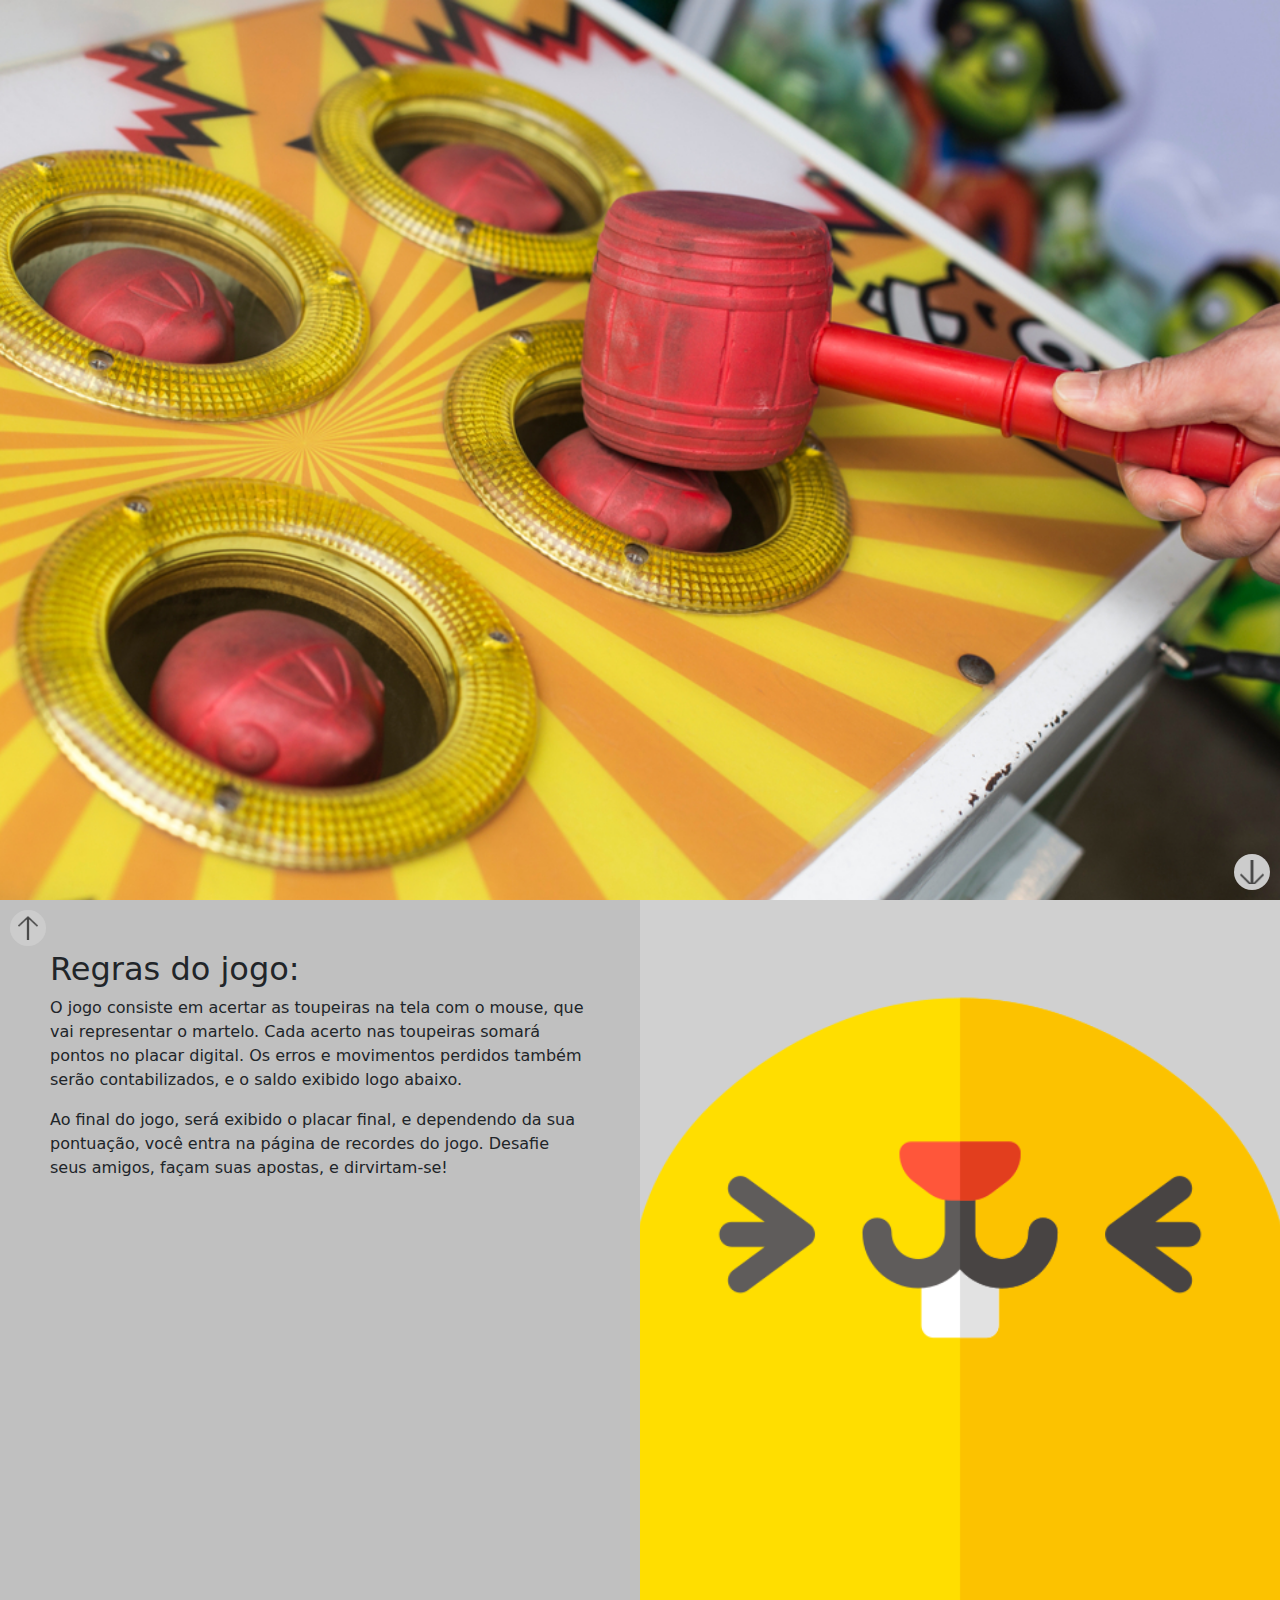
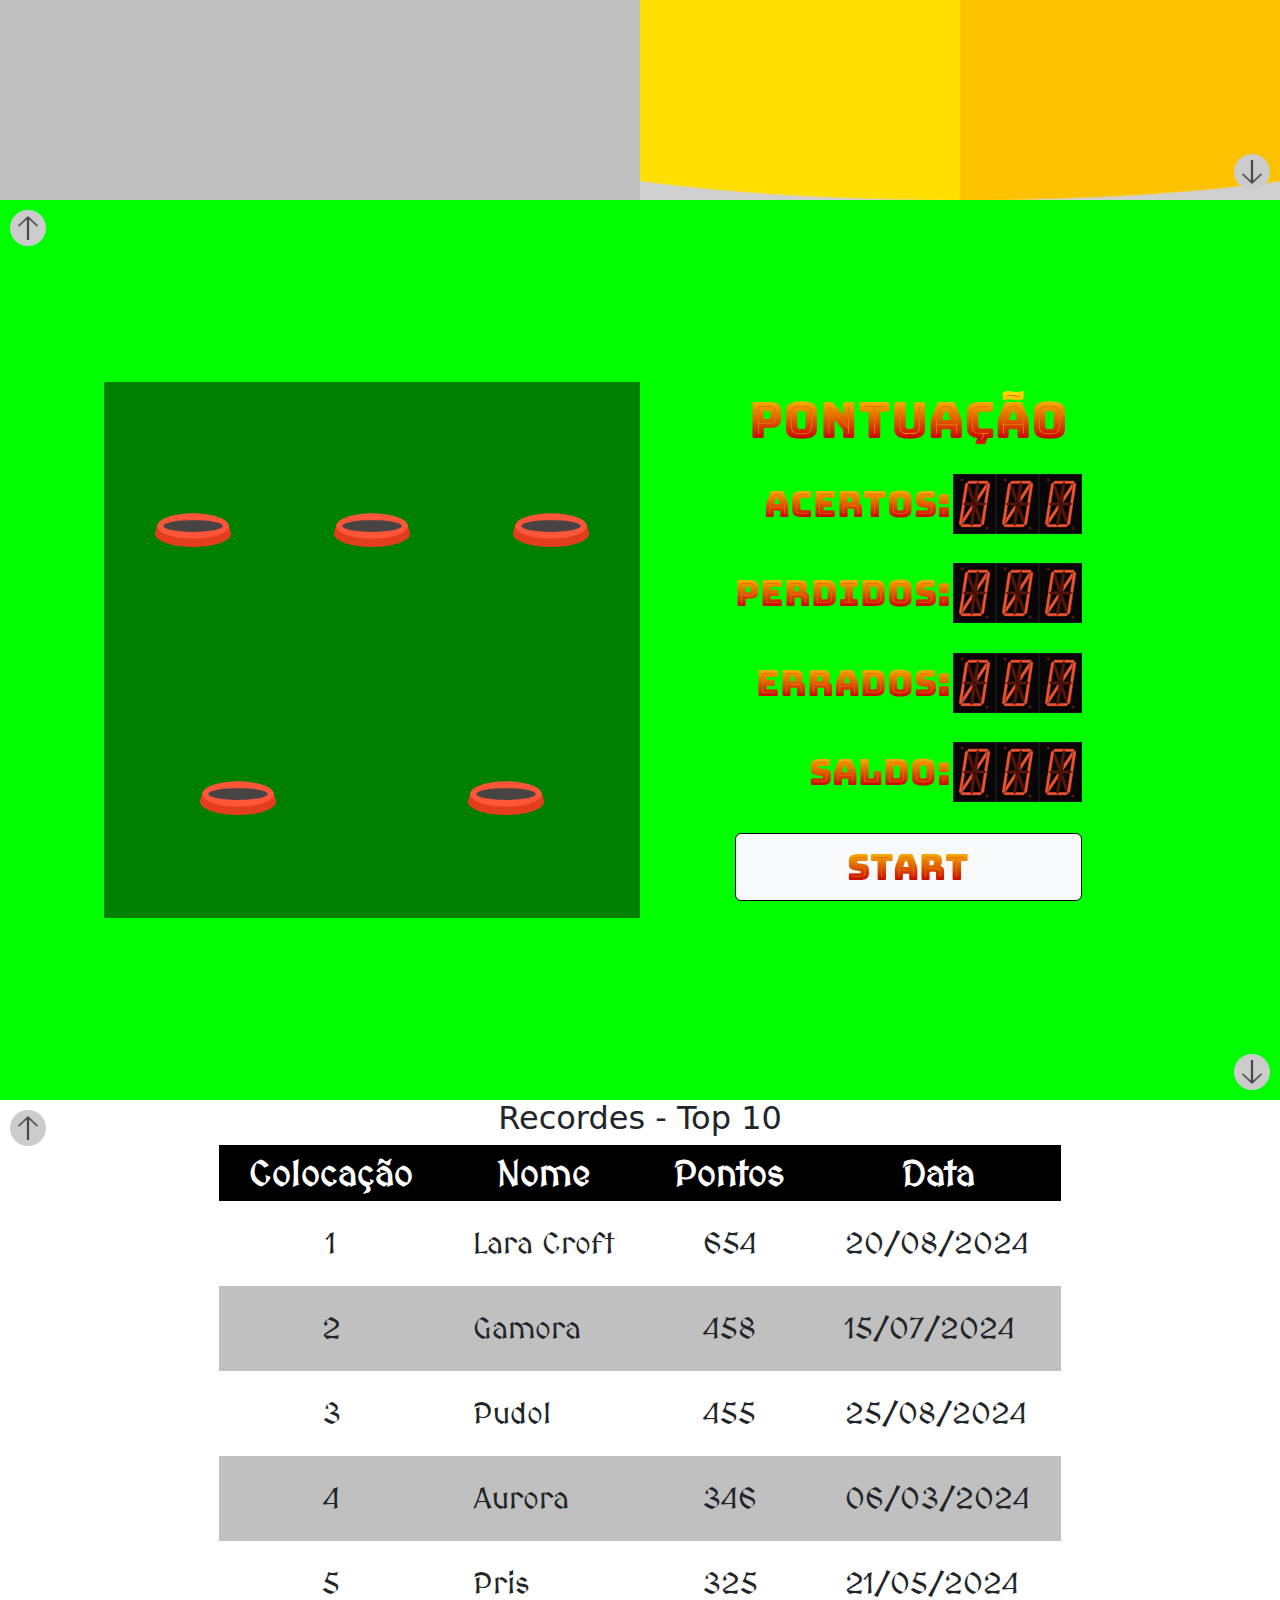
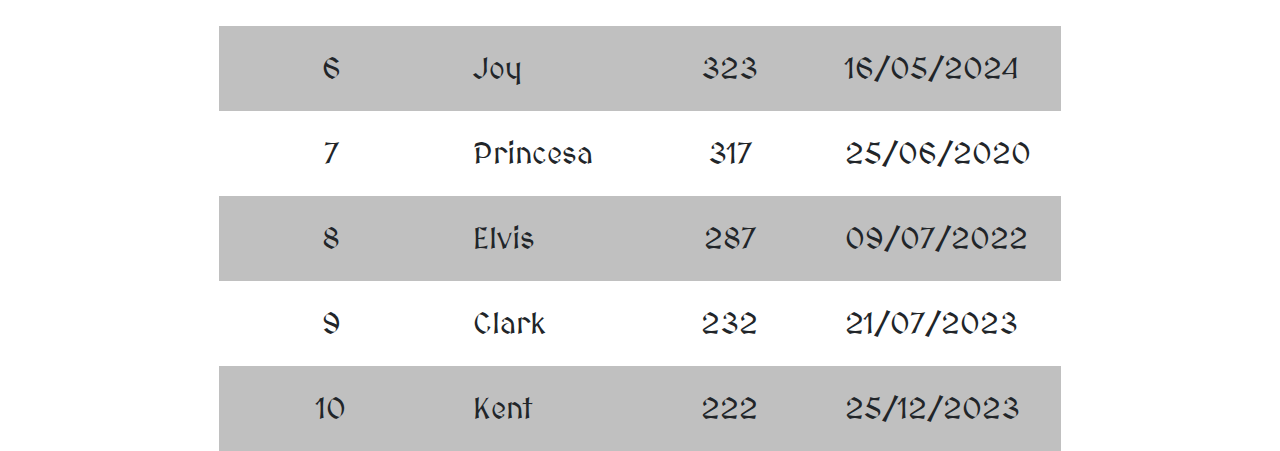
<file: index.html>
<!DOCTYPE html>
<html lang="pt-BR">
<head>
    <meta charset="UTF-8">
    <meta name="viewport" content="width=device-width, initial-scale=1.0">
    <link rel="stylesheet" href="css/style.css">
    <link rel="preconnect" href="https://fonts.googleapis.com">
    <link rel="preconnect" href="https://fonts.gstatic.com" crossorigin>
    <link href="https://fonts.googleapis.com/css2?family=Bungee+Spice&family=MedievalSharp&family=Raleway+Dots&display=swap" rel="stylesheet">
    <link rel="stylesheet" href="https://cdn.jsdelivr.net/npm/bootstrap@5.3.3/dist/css/bootstrap.min.css">
    <script src="javascript/jogo.js"></script>
    <title>Whac-A-Mole</title>
</head>
<body>
    <header class="header" id="header">
        <img src="images/Whac-A-Mole.jpg" alt="Imagem do jogo físico">
        <div class="nextPage">
            <a href="#regras" class="circulo">
                <img src="images/arrow-down.png" alt="seta para baixo" class="arrow">
            </a>
        </div>
    </header>

    <section class="regras" id="regras">
        <div class="previousPage">
            <a href="#header" class="circulo">
                <img src="images/arrow-up.png" alt="seta para cima" class="arrow">
            </a>
        </div>
        <div class="contentBox">
            <h2 class="heading">Regras do jogo:</h2>
            <p class="text">
                O jogo consiste em acertar as toupeiras na tela com o mouse, que vai representar o martelo.
                Cada acerto nas toupeiras somará pontos no placar digital.
                Os erros e movimentos perdidos também serão contabilizados, e o saldo exibido logo abaixo.
            </p>
            <p class="text">
                Ao final do jogo, será exibido o placar final, e dependendo da sua pontuação, você entra na página de
                recordes do jogo.
                Desafie seus amigos, façam suas apostas, e dirvirtam-se!
            </p>
        </div>
        <div class="imgBox"></div>
        <div class="nextPage">
            <a href="#tabuleiro" class="circulo">
                <img src="images/arrow-down.png" alt="seta para baixo" class="arrow">
            </a>
        </div>
    </section>
    <section class="tabuleiro" id="tabuleiro">
        <div class="previousPage">
            <a href="#regras" class="circulo">
                <img src="images/arrow-up.png" alt="seta para cima" class="arrow">
            </a>
        </div>
        <div class="gramado" id="idGramado">
            <img src="images/hole.png" alt="buraco vazio" class="hole" id="buraco0">
            <img src="images/hole.png" alt="buraco vazio" class="hole" id="buraco1">
            <img src="images/hole.png" alt="buraco vazio" class="hole" id="buraco2">
            <img src="images/hole.png" alt="buraco vazio" class="hole" id="buraco3">
            <img src="images/hole.png" alt="buraco vazio" class="hole" id="buraco4">
        </div>
        <div class="pontos">
            <table>
                <thead>
                    <tr>
                        <th colspan="2">Pontuação</th>
                    </tr>
                </thead>
                <tbody>
                    <tr></tr>
                    <td>Acertos:</td>
                    <td class="pontuacao" id="acertos">
                        <img src="images/caractere_0.gif" alt="0"><img src="images/caractere_0.gif" alt="0"><img
                            src="images/caractere_0.gif" alt="0">
                    </td>
                    </tr>
                    <tr>
                        <td>Perdidos:</td>
                        <td class="pontuacao" id="perdidos">
                            <img src="images/caractere_0.gif" alt="0"><img src="images/caractere_0.gif" alt="0"><img
                                src="images/caractere_0.gif" alt="0">
                        </td>
                    </tr>
                    <tr>
                        <td>Errados:</td>
                        <td class="pontuacao" id="errados">
                            <img src="images/caractere_0.gif" alt="0"><img src="images/caractere_0.gif" alt="0"><img
                                src="images/caractere_0.gif" alt="0">
                        </td>
                    </tr>
                    <tr>
                        <td>Saldo:</td>
                        <td class="pontuacao" id="saldo">
                            <img src="images/caractere_0.gif" alt="0"><img src="images/caractere_0.gif" alt="0"><img
                                src="images/caractere_0.gif" alt="0">
                        </td>
                    </tr>
                    <tr>
                        <td colspan="2">
                            <button id="start" class="btn btn-light">Start</button>
                        </td>
                    </tr>
                </tbody>
            </table>
        </div>
        <div class="nextPage">
            <a href="#recordes" class="circulo">
                <img src="images/arrow-down.png" alt="seta para baixo" class="arrow">
            </a>
        </div>
    </section>
    <section class="recordes" id="recordes">
        <div class="previousPage">
            <a href="#tabuleiro" class="circulo">
                <img src="images/arrow-up.png" alt="seta para cima" class="arrow">
            </a>
        </div>
        <div class="contentBox">
            <h2 class="heading">Recordes - Top 10</h2>
            <table>
                <thead>
                    <tr>
                        <th>Colocação</th>
                        <th>Nome</th>
                        <th>Pontos</th>
                        <th>Data</th>
                    </tr>
                </thead>
                <tbody>
                    <tr>
                        <td>1</td>
                        <td>Lara Croft</td>
                        <td>654</td>
                        <td>20/08/2024</td>
                    </tr>
                    <tr>
                        <td>2</td>
                        <td>Gamora</td>
                        <td>458</td>
                        <td>15/07/2024</td>
                    </tr>
                    <tr>
                        <td>3</td>
                        <td>Pudol</td>
                        <td>455</td>
                        <td>25/08/2024</td>
                    </tr>
                    <tr>
                        <td>4</td>
                        <td>Aurora</td>
                        <td>346</td>
                        <td>06/03/2024</td>
                    </tr>
                    <tr>
                        <td>5</td>
                        <td>Pris</td>
                        <td>325</td>
                        <td>21/05/2024</td>
                    </tr>
                    <tr>
                        <td>6</td>
                        <td>Joy</td>
                        <td>323</td>
                        <td>16/05/2024</td>
                    </tr>
                    <tr>
                        <td>7</td>
                        <td>Princesa</td>
                        <td>317</td>
                        <td>25/06/2020</td>
                    </tr>
                    <tr>
                        <td>8</td>
                        <td>Elvis</td>
                        <td>287</td>
                        <td>09/07/2022</td>
                    </tr>
                    <tr>
                        <td>9</td>
                        <td>Clark</td>
                        <td>232</td>
                        <td>21/07/2023</td>
                    </tr>
                    <tr>
                        <td>10</td>
                        <td>Kent</td>
                        <td>222</td>
                        <td>25/12/2023</td>
                    </tr>
                </tbody>
            </table>
        </div>
    </section>
</body>
</html>
</file>
<file: css/style.css>
body {
    margin: 0px;
}

.header {
    height: 100vh;
    padding: 0;
}

.header img {
    position: absolute;
    width: 100%;
    height: 100%;
    object-fit: cover;
}

.nextPage {
    position: absolute;
    bottom: 10px;
    right: 10px;
    width: 36px;
    height: 36px;
    cursor: pointer;
    display: flex;
    align-items: center;
    justify-content: center;
    z-index: 3;
}

.previousPage {
    position: absolute;
    top: 10px;
    left: 10px;
    width: 36px;
    height: 36px;
    cursor: pointer;
    display: flex;
    align-items: center;
    justify-content: center;
    z-index: 3;
}

.circulo {
    background-color: #CCCCCC;
    border-radius: 50%;
    width: 36px;
    height: 36px;
    display: flex;
    align-items: center;
    justify-content: center;
}

.arrow {
    margin: 10px;
    width: 24px !important;
    height: 24px !important;
    z-index: 4;
}

.regras {
    position: relative;
    width: 100%;
    height: 100vh;
    display: flex;
    background-color: #D0D0D0;
}

.regras .contentBox, 
.regras .imgBox {
    width: 100%;
    padding: 50px;
    min-height: 400px;
    text-align: left;
    background-color: #C0C0C0;
}

.regras .imgBox {
    background: url(../images/Mole.png);
    height: 100vh;
    background-size: cover;
    background-position: center;
    background-repeat: no-repeat;
    display: flex;
    justify-content: center;
    align-items: center;
}

.tabuleiro {
    position: relative;
    width: 100%;
    height: 100vh;
    display: flex;
    align-items: center;
    justify-content: center;
    background-color: #00FF00;
}

.gramado {
    width: 536px;
    height: 536px;
    background-color: #008000;
    display: flex;
    align-items: center;
    justify-content: space-around;
    text-align: center;
    flex-wrap: wrap;
    cursor: url(../images/hammer.png), crosshair;
    padding: 0px;
    box-sizing: border-box;
    z-index: 2;
}

.gramado img {
    padding: 25px 50px 25px 50px;
    box-sizing: content-box;
    width: 76px;
    height: 61px;
}

.pontos {
    width: 536px;
    height: 536px;
    display: flex;
    justify-content: center;
    background: linear-gradient(45 deg, #80FF80 25%, transparent 75%, #80FF80 75%, #80FF80), linear-gradient(45deg, #ccc 25%, transparent 25%, transparent 75%, #ccc 75%, #ccc);
    background-size: 20px 20px;
}

.pontos th {
    font-size: 50px;
    font-family: 'Bungee Spice', sans-serif;
    text-align: center;
}

.pontos td:first-child {
    text-align: right;
    font-size: 36px;
    font-family: 'Bungee Spice', sans-serif;
}

.pontuacao {
    font-family: 'Raleway Dots', sans-serif;
}

#start {
    width: 100%;
    font-size: 36px;
    border: 1px solid #000000;
}

.recordes {
    position: relative;
    width: 100%;
    height: 100vh;
    display: flex;
    align-items: center;
    justify-content: center;
}

.recordes h2 {
    padding-top: 50px;
    text-align: center;
    align-items: center;
    justify-content: center;
}

.recordes table {
    margin: 0px;
    padding: 0px;
    border: 0px;
    border-collapse: collapse;
    font-family: 'MedievalSharp', cursive;
}

.recordes tr th {
    background-color: #000000;
    color: #FFFFFF;
    text-align: center;
    padding-left: 30px;
    padding-right: 30px;
}

.recordes tr {
    font-size: 36px;
}

.recordes td {
    padding-left: 30px;
    padding-right: 30px;
    font-size: 30px;
}

.recordes tr:nth-child(even) {
    background-color: #C0C0C0;
}

.recordes tr td:first-child, td:nth-child(3) {
    text-align: center;
    padding: 20px;
}

@media(max-width: 991px) {
    .regras {
        flex-direction: column;
    }

    .regras .imgBox {
        background-size: contain;
    }

    .tabuleiro {
        flex-direction: column-reverse;
    }

    .pontos th {
        font-size: 30px;
    }

    .pontos td:first-child {
        font-size: 20px;
    }

    .gramado {
        width: 400px;
        height: 400px;
    }

    .pontos {
        width: 400px;
        height: 400px;
    }

    .gramado img {
        padding: 10px 30px 10px 30px;
    }

    .recordes tr th {
        padding-left: 10px;
        padding-right: 10px;
        color: #FFFFFF;
        background-color: #000000;
        text-align: center;
    }

    .recordes tr {
        font-size: 18px;
    }

    .recordes td {
        padding-left: 10px;
        padding-right: 10px;
        font-size: 15px;
    }
}
</file>
